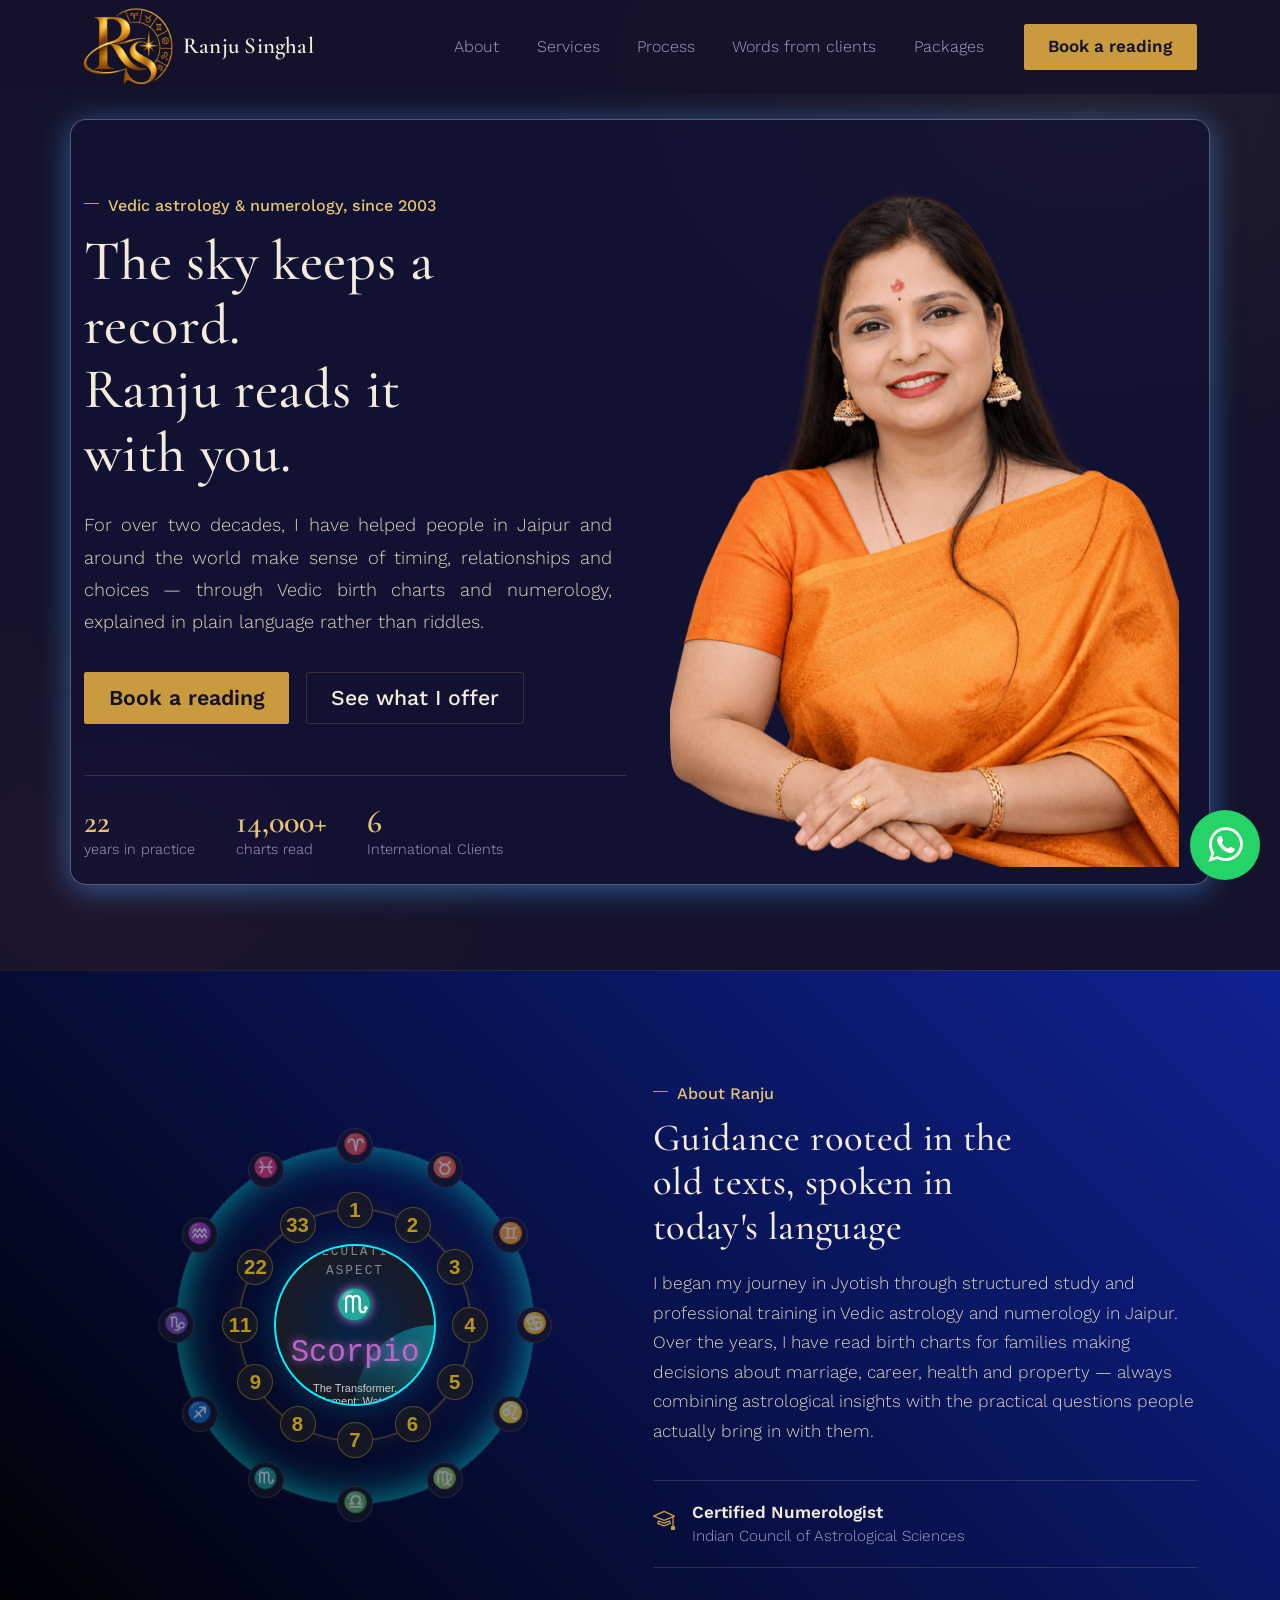
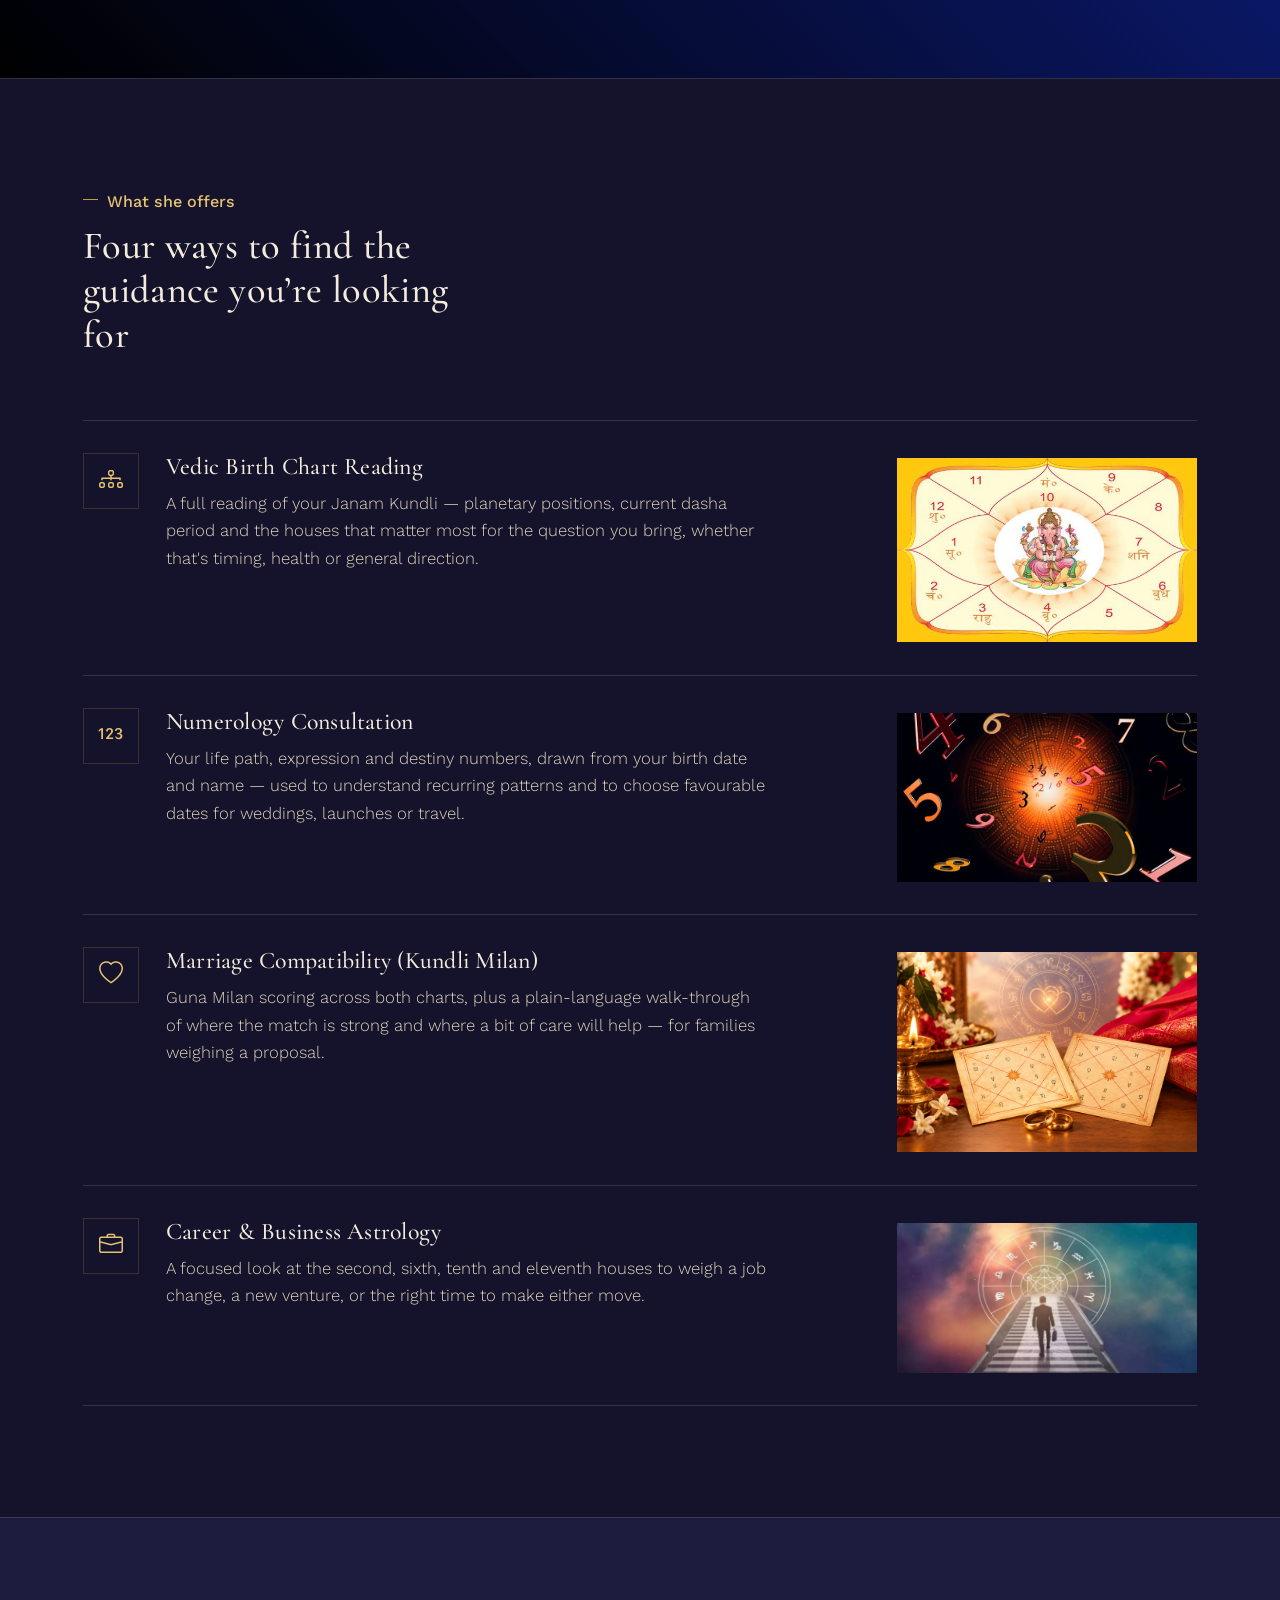
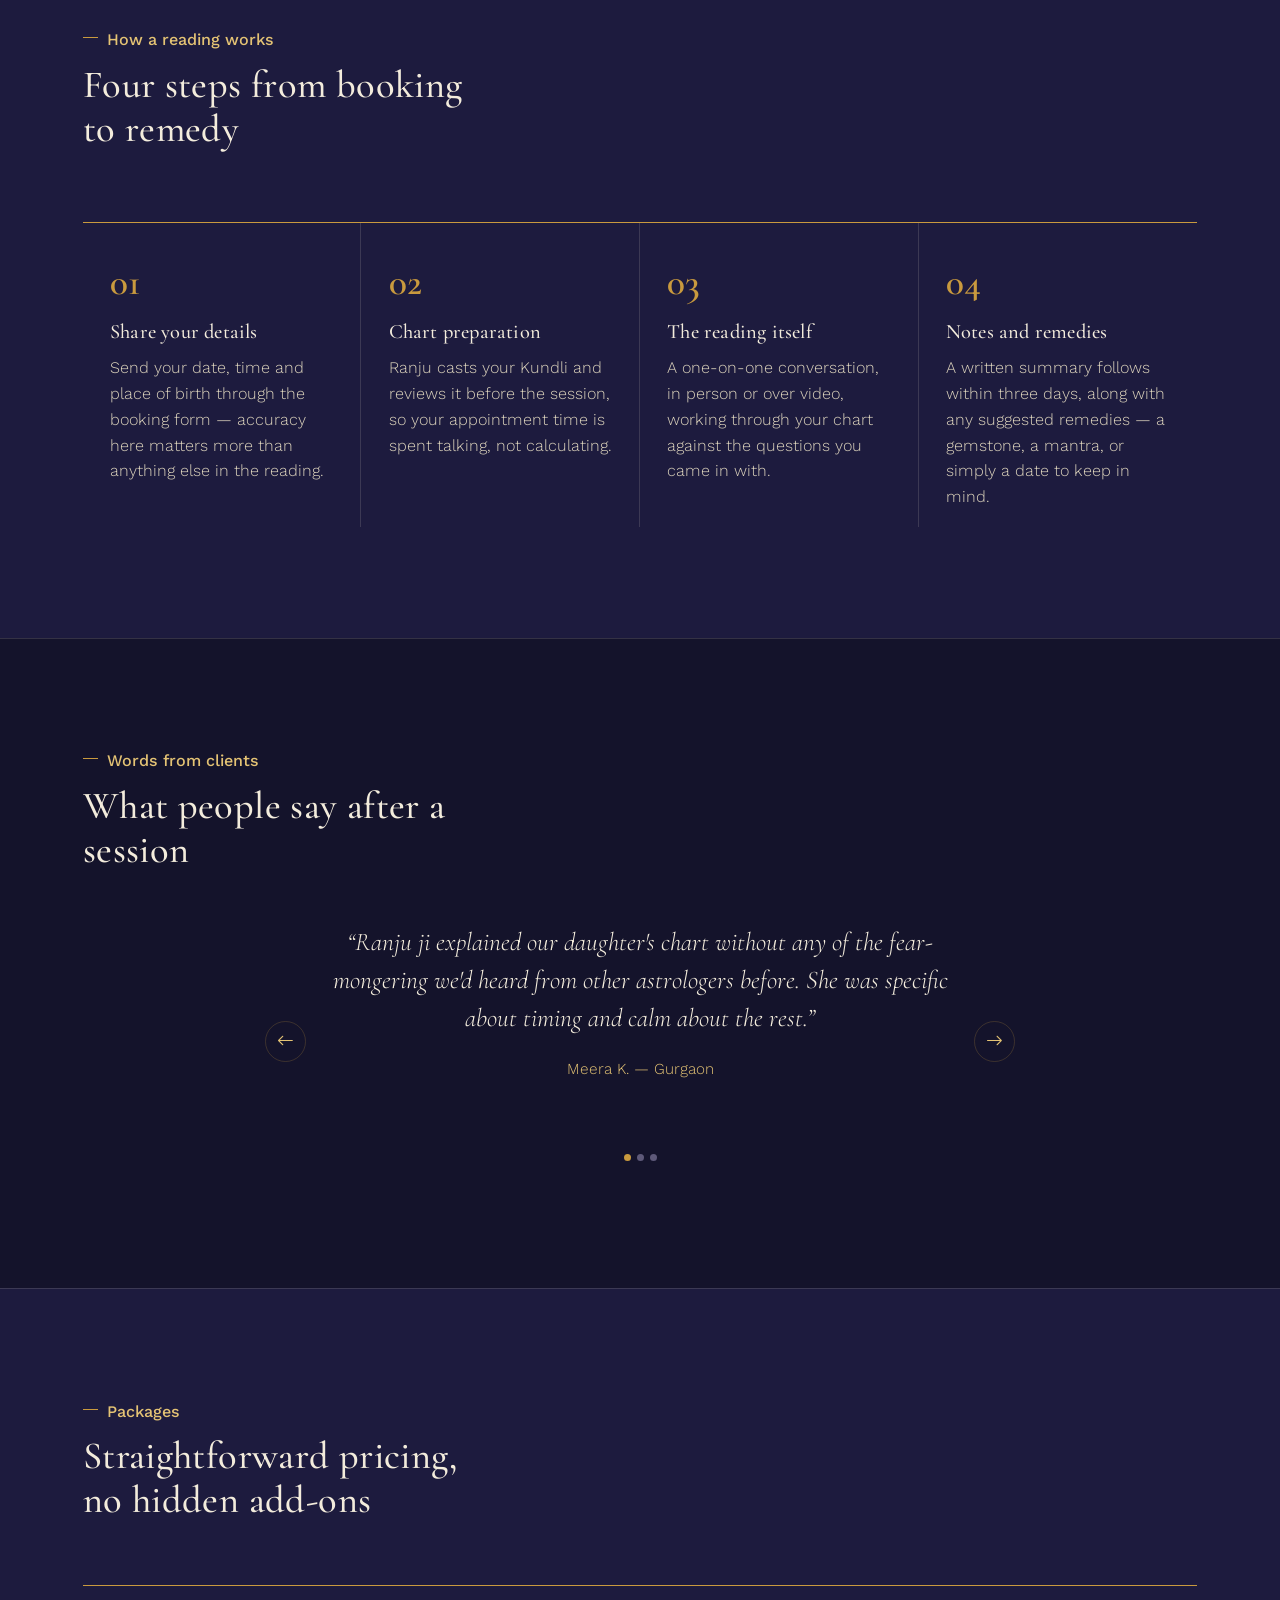
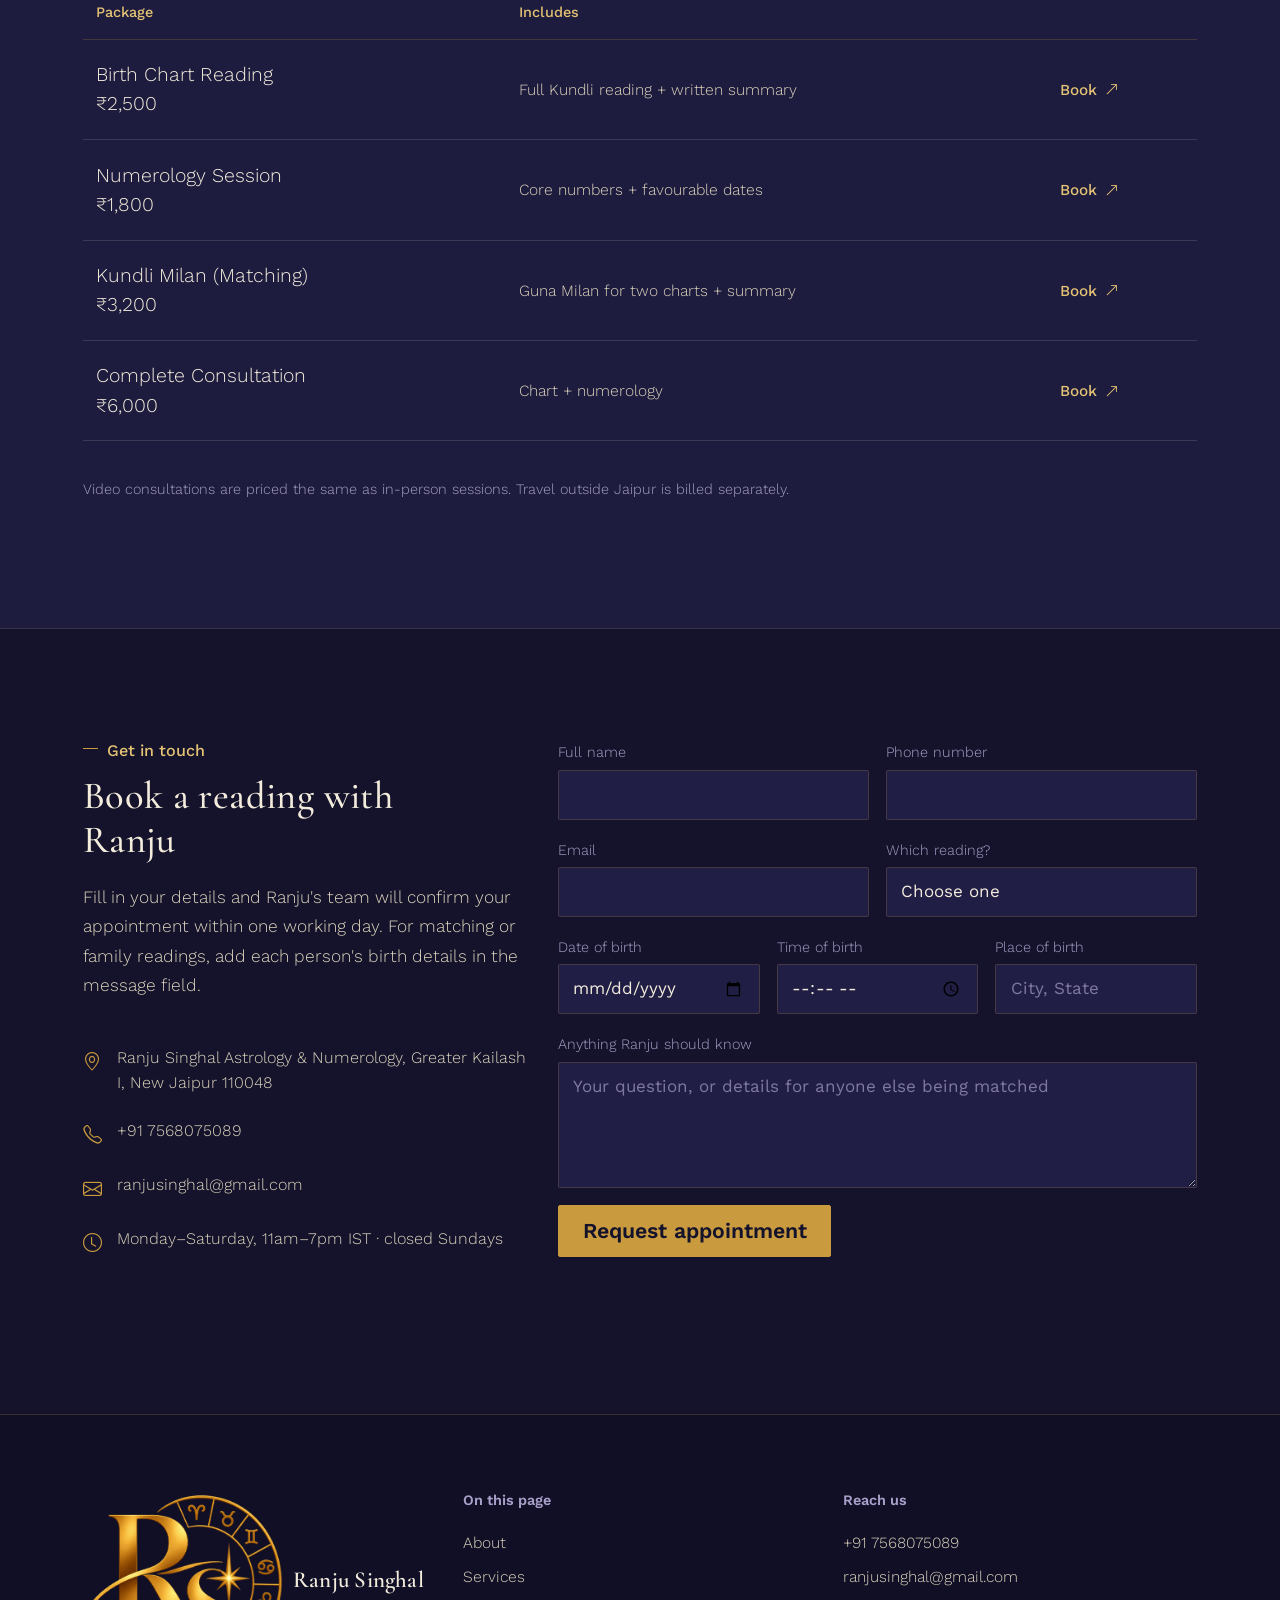
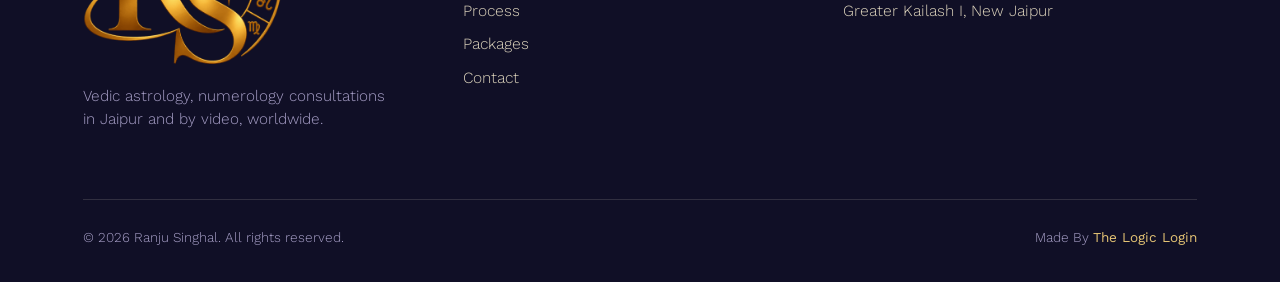
<file: index.html>
<!DOCTYPE html>
<html lang="en">

<head>
  <meta charset="UTF-8">
  <meta name="viewport" content="width=device-width, initial-scale=1.0">
  <title>Ranju Singhal — Vedic Astrology &amp; Numerology</title>
  <meta name="description"
    content="Ranju Singhal offers Vedic astrology, numerology consultations — birth chart readings, marriage matching, career guidance and personalised remedies.">

  <!-- Bootstrap 5 CSS -->
  <link href="https://cdn.jsdelivr.net/npm/bootstrap@5.3.3/dist/css/bootstrap.min.css" rel="stylesheet">
  <!-- Bootstrap Icons -->
  <link href="https://cdn.jsdelivr.net/npm/bootstrap-icons@1.11.3/font/bootstrap-icons.css" rel="stylesheet">
  <!-- Fonts -->
  <link rel="preconnect" href="https://fonts.googleapis.com">
  <link
    href="https://fonts.googleapis.com/css2?family=Cormorant+Garamond:ital,wght@0,400;0,500;0,600;1,400&family=Work+Sans:wght@300;400;500;600&display=swap"
    rel="stylesheet">

  <link rel="stylesheet" href="style.css">
  <link rel="stylesheet" href="https://cdnjs.cloudflare.com/ajax/libs/font-awesome/4.7.0/css/font-awesome.min.css">

</head>




<body>

  <!-- ================= NAVBAR ================= -->
  <nav class="navbar navbar-expand-lg fixed-top site-nav" id="siteNav">
    <div class="container">
      <a class="navbar-brand" href="#top">
        <span class="brand-mark" aria-hidden="true">
          <!-- <svg width="30" height="30" viewBox="0 0 40 40">
            <circle cx="20" cy="20" r="18" fill="none" stroke="currentColor" stroke-width="1.2" />
            <path d="M20 4 A16 16 0 0 0 20 36 A11 11 0 0 1 20 4Z" fill="currentColor" />
          </svg> -->
          <img src="logo.png" alt="" width="90px">
        </span>
        <span class="brand-text">Ranju Singhal</span>
      </a>
      <button class="navbar-toggler" type="button" data-bs-toggle="collapse" data-bs-target="#navMenu"
        aria-controls="navMenu" aria-expanded="false" aria-label="Toggle navigation">
        <span class="navbar-toggler-icon"></span>
      </button>
      <div class="collapse navbar-collapse" id="navMenu">
        <ul class="navbar-nav ms-auto align-items-lg-center gap-lg-2">
          <li class="nav-item"><a class="nav-link" href="#about">About</a></li>
          <li class="nav-item"><a class="nav-link" href="#services">Services</a></li>
          <li class="nav-item"><a class="nav-link" href="#process">Process</a></li>
          <li class="nav-item"><a class="nav-link" href="#testimonials">Words from clients</a></li>
          <li class="nav-item"><a class="nav-link" href="#packages">Packages</a></li>
          <li class="nav-item ms-lg-3">
            <a class="btn btn-book" href="#contact">Book a reading</a>
          </li>
        </ul>
      </div>
    </div>
  </nav>

  <!-- ================= HERO ================= -->
  <header class="hero" id="top">

    <video autoplay muted loop id="myVideo">

      <source src="planets.mp4" type="video/mp4">


    </video>


    <style>
      #myVideo {
        position: absolute;
        right: 0;
        bottom: 0;
        min-width: 100%;
        min-height: 100%;
      }
    </style>

    <div class="container" style="position: relative;">


      <div class="row align-items-center gy-5 glass"
        style="background: #11113794; background-repeat: no-repeat; background-position: center; background-size: cover;">
        <div class="col-lg-6 order-2 order-lg-1">
          <p class="kicker">Vedic astrology &amp; numerology, since 2003</p>
          <h1 class="hero-title">The sky keeps a record.<br>Ranju reads it with you.</h1>
          <p class="hero-sub">For over two decades, I have helped people in Jaipur and around the world make
            sense of timing, relationships and choices — through Vedic birth charts and numerology, explained in
            plain language rather than riddles.</p>
          <div class="hero-actions">
            <a href="#contact" class="btn btn-book btn-lg">Book a reading</a>
            <a href="#services" class="btn btn-ghost btn-lg">See what I offer</a>
          </div>
          <div class="hero-stats">
            <div>
              <span class="stat-num">22</span>
              <span class="stat-label">years in practice</span>
            </div>
            <div>
              <span class="stat-num">14,000+</span>
              <span class="stat-label">charts read</span>
            </div>
            <div>
              <span class="stat-num">6</span>
              <span class="stat-label">International Clients</span>
            </div>
          </div>
        </div>
        <div class="col-lg-6 order-1 order-lg-2">
          <div class="wheel-wrap">
            <!-- <svg class="chart-wheel" viewBox="0 0 480 480" role="img"
              aria-label="A twelve-house Vedic birth chart wheel">
              <g class="wheel-spin">
                <circle cx="240" cy="240" r="200" class="ring-outer" />
                <circle cx="240" cy="240" r="145" class="ring-mid" />
                <circle cx="240" cy="240" r="60" class="ring-inner" />
                <g class="spokes"></g>
                <g class="ticks"></g>
              </g>
              <g class="glyphs"></g>
              <circle cx="240" cy="240" r="4" class="center-dot" />
            </svg> -->
            <img src="ranju_singhal.png" alt="" style="width: 100%;">
          </div>
        </div>
      </div>
    </div>
  </header>

  <!-- ================= ABOUT ================= -->
  <section class="section about" id="about">
    <div class="container">
      <div class="row gy-5 align-items-center">
        <div class="col-lg-6">

          <!-- <img src="ranju_singhal.png" alt="" style="width: 100%;"> -->
          <div class="astrolabe-wrapper">
            <div class="astrolabe-container" id="astroContainer">

              <canvas id="laserCanvas"></canvas>

              <div class="ring ring-outer" id="zodiacRing">
                <!-- Zodiac signs injected by JS -->
              </div>

              <div class="ring ring-inner" id="numberRing">
                <!-- Numbers injected by JS -->
              </div>

              <div class="center-core">
                <div class="readout-title" id="readoutTitle">Aligning</div>
                <div class="readout-value" id="readoutValue">...</div>
                <div class="readout-desc" id="readoutDesc">Analyzing cosmic and numerical vibrations.</div>
              </div>

            </div>
          </div>

        </div>
        <div class="col-lg-6">
          <p class="kicker">About Ranju</p>
          <h2 class="section-title">Guidance rooted in the old texts, spoken in today's language</h2>
          <p class="lede">I began my journey in Jyotish through structured study and professional training in Vedic
            astrology and numerology in Jaipur. Over the years, I have read birth charts for families making decisions
            about marriage, career, health and property — always combining astrological insights with the practical
            questions people actually bring in with them.
          </p>
          <!-- <p class="lede">Her sessions run in Hindi or English, in person at her Jaipur practice or over video call for
            clients further away. She keeps every reading grounded in the chart in front of her rather than general
            predictions, and follows up in writing so nothing said in the room gets lost.</p> -->
          <ul class="credential-list">
            <!-- <li><i class="bi bi-award"></i>
              <div><strong>Jyotish Acharya</strong><span>Bharatiya Vidya Bhavan, Jaipur</span></div>
            </li> -->
            <li><i class="bi bi-mortarboard"></i>
              <div><strong>Certified Numerologist</strong><span>Indian Council of Astrological Sciences</span></div>
            </li>
            <!-- <li><i class="bi bi-translate"></i>
              <div><strong>Hindi, English, Punjabi</strong><span>consultations in all three</span></div>
            </li>
            <li><i class="bi bi-people"></i>
              <div><strong>14,000+ consultations</strong><span>since 2003</span></div>
            </li> -->
          </ul>
        </div>
      </div>
    </div>
  </section>

  <!-- ================= SERVICES ================= -->
  <section class="section services" id="services">
    <div class="container">
      <div class="row">
        <div class="col-lg-7">
          <p class="kicker">What she offers</p>
          <h2 class="section-title">Four ways to find the guidance you’re looking for</h2>
        </div>
      </div>

      <div class="service-list">

        <div class="service-row">
          <div class="service-icon"><i class="bi bi-diagram-3"></i></div>
          <div class="service-body">
            <h3>Vedic Birth Chart Reading</h3>
            <p>A full reading of your Janam Kundli — planetary positions, current dasha period and the houses that
              matter most for the question you bring, whether that's timing, health or general direction.</p>
          </div>
          <div class="service-meta">

            <img src="kundli_reading.jpeg" style="width: 300px;" alt="">

          </div>
        </div>

        <div class="service-row">
          <div class="service-icon"><i class="bi bi-123"></i></div>
          <div class="service-body">
            <h3>Numerology Consultation</h3>
            <p>Your life path, expression and destiny numbers, drawn from your birth date and name — used to understand
              recurring patterns and to choose favourable dates for weddings, launches or travel.</p>
          </div>
          <div class="service-meta">
            <img src="numerology.jpg" width="300px" alt="">
          </div>
        </div>

        <div class="service-row">
          <div class="service-icon"><i class="bi bi-heart"></i></div>
          <div class="service-body">
            <h3>Marriage Compatibility (Kundli Milan)</h3>
            <p>Guna Milan scoring across both charts, plus a plain-language walk-through of where the match is strong
              and where a bit of care will help — for families weighing a proposal.</p>
          </div>
          <div class="service-meta">
            <img src="kundli_milan.png" style="width: 300px;" alt="">
          </div>
        </div>

        <!-- <div class="service-row">
          <div class="service-icon"><i class="bi bi-hand-index-thumb"></i></div>
          <div class="service-body">
            <h3>Palm Reading</h3>
            <p>A traditional Hast Rekha reading of the major and minor lines, mounts and finger length — usually done
              alongside a birth chart reading for a fuller picture, but also offered on its own.</p>
          </div>
          <div class="service-meta">In person only · 30 min</div>
        </div> -->

        <!-- <div class="service-row">
          <div class="service-icon"><i class="bi bi-compass"></i></div>
          <div class="service-body">
            <h3>Vastu Shastra Consultation</h3>
            <p>A room-by-room review of a home or office against Vastu principles, with a short list of practical,
              low-cost changes — not a demand to rebuild.</p>
          </div>
          <div class="service-meta">Site visit or floor plan · 90 min</div>
        </div> -->

        <div class="service-row">
          <div class="service-icon"><i class="bi bi-briefcase"></i></div>
          <div class="service-body">
            <h3>Career &amp; Business Astrology</h3>
            <p>A focused look at the second, sixth, tenth and eleventh houses to weigh a job change, a new venture, or
              the right time to make either move.</p>
          </div>
          <div class="service-meta">
            <img src="career.jpeg" width="300px" alt="">
          </div>
        </div>

      </div>
    </div>
  </section>

  <!-- ================= PROCESS ================= -->
  <section class="section process" id="process">
    <div class="container">
      <div class="row">
        <div class="col-lg-7">
          <p class="kicker">How a reading works</p>
          <h2 class="section-title">Four steps from booking to remedy</h2>
        </div>
      </div>

      <div class="steps">
        <div class="step">
          <div class="step-num">01</div>
          <h3>Share your details</h3>
          <p>Send your date, time and place of birth through the booking form — accuracy here matters more than anything
            else in the reading.</p>
        </div>
        <div class="step">
          <div class="step-num">02</div>
          <h3>Chart preparation</h3>
          <p>Ranju casts your Kundli and reviews it before the session, so your appointment time is spent talking, not
            calculating.</p>
        </div>
        <div class="step">
          <div class="step-num">03</div>
          <h3>The reading itself</h3>
          <p>A one-on-one conversation, in person or over video, working through your chart against the questions you
            came in with.</p>
        </div>
        <div class="step">
          <div class="step-num">04</div>
          <h3>Notes and remedies</h3>
          <p>A written summary follows within three days, along with any suggested remedies — a gemstone, a mantra, or
            simply a date to keep in mind.</p>
        </div>
      </div>
    </div>
  </section>

  <!-- ================= TESTIMONIALS ================= -->
  <section class="section testimonials" id="testimonials">
    <div class="container">
      <p class="kicker">Words from clients</p>
      <h2 class="section-title">What people say after a session</h2>

      <div id="testimonialCarousel" class="carousel slide testimonial-carousel" data-bs-ride="carousel"
        data-bs-interval="7000">
        <div class="carousel-inner">
          <div class="carousel-item active">
            <blockquote>
              <p>Ranju ji explained our daughter's chart without any of the fear-mongering we'd heard from other
                astrologers before. She was specific about timing and calm about the rest.</p>
              <footer>Meera K. — Gurgaon</footer>
            </blockquote>
          </div>
          <div class="carousel-item">
            <blockquote>
              <p>We asked for a Kundli Milan before our engagement. The session was thorough and she was honest about
                the one area that needed attention, with a simple remedy rather than a reason to worry.</p>
              <footer>Arjun &amp; Priya S. — Jaipur</footer>
            </blockquote>
          </div>
          <div class="carousel-item">
            <blockquote>
              <p>I'd never taken numerology seriously until a friend insisted. Ranju's reading of my name and birth
                number matched patterns in my career I hadn't put into words myself.</p>
              <footer>Farhan A. — Mumbai (video consultation)</footer>
            </blockquote>
          </div>
        </div>
        <button class="carousel-control-prev" type="button" data-bs-target="#testimonialCarousel" data-bs-slide="prev">
          <span class="carousel-arrow"><i class="bi bi-arrow-left"></i></span>
          <span class="visually-hidden">Previous</span>
        </button>
        <button class="carousel-control-next" type="button" data-bs-target="#testimonialCarousel" data-bs-slide="next">
          <span class="carousel-arrow"><i class="bi bi-arrow-right"></i></span>
          <span class="visually-hidden">Next</span>
        </button>
        <div class="carousel-indicators">
          <button type="button" data-bs-target="#testimonialCarousel" data-bs-slide-to="0" class="active"
            aria-current="true" aria-label="Testimonial 1"></button>
          <button type="button" data-bs-target="#testimonialCarousel" data-bs-slide-to="1"
            aria-label="Testimonial 2"></button>
          <button type="button" data-bs-target="#testimonialCarousel" data-bs-slide-to="2"
            aria-label="Testimonial 3"></button>
        </div>
      </div>
    </div>
  </section>

  <!-- ================= PACKAGES ================= -->
  <section class="section packages" id="packages">
    <div class="container">
      <div class="row">
        <div class="col-lg-7">
          <p class="kicker">Packages</p>
          <h2 class="section-title">Straightforward pricing, no hidden add-ons</h2>
        </div>
      </div>

      <div class="table-responsive package-table-wrap">
        <table class="table package-table align-middle">
          <thead>
            <tr>
              <th scope="col">Package</th>
              <th scope="col">Includes</th>
              <!-- <th scope="col">Duration</th> -->
              <!-- <th scope="col">Fee</th> -->
              <th scope="col"></th>
            </tr>
          </thead>
          <tbody>
            <tr>
              <td>Birth Chart Reading <br> <span>₹2,500</span></td>
              <td>Full Kundli reading + written summary</td>
              <!-- <td>75 min</td> -->
              <!-- <td>₹2,500</td> -->
              <td><a href="#contact" class="link-book">Book <i class="bi bi-arrow-up-right"></i></a></td>
            </tr>
            <tr>
              <td>Numerology Session <br> <span>₹1,800</span></td>
              <td>Core numbers + favourable dates</td>
              <!-- <td>45 min</td> -->
              <!-- <td>₹1,800</td> -->
              <td><a href="#contact" class="link-book">Book <i class="bi bi-arrow-up-right"></i></a></td>
            </tr>
            <tr>
              <td>Kundli Milan (Matching) <br> <span>₹3,200</span> </td>
              <td>Guna Milan for two charts + summary</td>
              <!-- <td>60 min</td> -->
              <!-- <td>₹3,200</td> -->
              <td><a href="#contact" class="link-book">Book <i class="bi bi-arrow-up-right"></i></a></td>
            </tr>
            <tr>
              <td>Complete Consultation <br><span>₹6,000</span></td>
              <td>Chart + numerology</td>
              <!-- <td>2.5 hrs</td> -->
              <!-- <td>₹6,000</td> -->
              <td><a href="#contact" class="link-book">Book <i class="bi bi-arrow-up-right"></i></a></td>
            </tr>
            
          </tbody>
        </table>
      </div>
      <p class="package-note">Video consultations are priced the same as in-person sessions. Travel outside Jaipur is
        billed separately.</p>
    </div>
  </section>

  <!-- ================= CONTACT ================= -->
  <section class="section contact" id="contact">
    <div class="container">
      <div class="row gy-5">
        <div class="col-lg-5">
          <p class="kicker">Get in touch</p>
          <h2 class="section-title">Book a reading with Ranju</h2>
          <p class="lede">Fill in your details and Ranju's team will confirm your appointment within one working day.
            For matching or family readings, add each person's birth details in the message field.</p>

          <ul class="contact-info">
            <li><i class="bi bi-geo-alt"></i><span>Ranju Singhal Astrology & Numerology, Greater Kailash I, New Jaipur
                110048</span></li>
            <li><i class="bi bi-telephone"></i><span>+91 7568075089</span></li>
            <li><i class="bi bi-envelope"></i><span>ranjusinghal@gmail.com</span></li>
            <li><i class="bi bi-clock"></i><span>Monday–Saturday, 11am–7pm IST · closed Sundays</span></li>
          </ul>

          <!-- <div class="social-row">
            <a href="#" aria-label="Instagram"><i class="bi bi-instagram"></i></a>
            <a href="#" aria-label="YouTube"><i class="bi bi-youtube"></i></a>
            <a href="https://wa.me/917568075089" target="_blank" aria-label="WhatsApp"><i class="bi bi-whatsapp"></i></a>
          </div> -->
        </div>

        <div class="col-lg-7">
          <form class="booking-form needs-validation" id="bookingForm" novalidate>
            <div class="row g-3">
              <div class="col-md-6">
                <label for="fullName" class="form-label">Full name</label>
                <input type="text" class="form-control" id="fullName" required>
                <div class="invalid-feedback">Please tell us your name.</div>
              </div>
              <div class="col-md-6">
                <label for="phone" class="form-label">Phone number</label>
                <input type="tel" class="form-control" id="phone" required>
                <div class="invalid-feedback">Please add a phone number.</div>
              </div>
              <div class="col-md-6">
                <label for="email" class="form-label">Email</label>
                <input type="email" class="form-control" id="email" required>
                <div class="invalid-feedback">Please enter a valid email.</div>
              </div>
              <div class="col-md-6">
                <label for="service" class="form-label">Which reading?</label>
                <select class="form-select" id="service" required>
                  <option value="" selected disabled>Choose one</option>
                  <option>Vedic Birth Chart Reading</option>
                  <option>Numerology Consultation</option>
                  <option>Marriage Compatibility (Kundli Milan)</option>
                  <!-- <option>Palm Reading</option> -->
                  <!-- <option>Vastu Shastra Consultation</option> -->
                  <option>Career &amp; Business Astrology</option>
                </select>
                <div class="invalid-feedback">Please choose a reading.</div>
              </div>
              <div class="col-md-4">
                <label for="dob" class="form-label">Date of birth</label>
                <input type="date" class="form-control" id="dob" required>
                <div class="invalid-feedback">Required for chart preparation.</div>
              </div>
              <div class="col-md-4">
                <label for="tob" class="form-label">Time of birth</label>
                <input type="time" class="form-control" id="tob" required>
              </div>
              <div class="col-md-4">
                <label for="pob" class="form-label">Place of birth</label>
                <input type="text" class="form-control" id="pob" placeholder="City, State" required>
              </div>
              <div class="col-12">
                <label for="message" class="form-label">Anything Ranju should know</label>
                <textarea class="form-control" id="message" rows="4"
                  placeholder="Your question, or details for anyone else being matched"></textarea>
              </div>
              <div class="col-12">
                <button class="btn btn-book btn-lg" type="submit">Request appointment</button>
                <span class="form-status" id="formStatus" role="status" aria-live="polite"></span>
              </div>
            </div>
          </form>
        </div>
      </div>
    </div>
  </section>

  <!-- ================= FOOTER ================= -->
  <footer class="site-footer">
    <div class="container">
      <div class="row gy-4 align-items-start">
        <div class="col-lg-4">
          <a class="navbar-brand" href="#top">
            <span class="brand-mark" aria-hidden="true">
              <!-- <svg width="26" height="26" viewBox="0 0 40 40">
                <circle cx="20" cy="20" r="18" fill="none" stroke="currentColor" stroke-width="1.2" />
                <path d="M20 4 A16 16 0 0 0 20 36 A11 11 0 0 1 20 4Z" fill="currentColor" />
              </svg> -->
              <img src="logo.png" alt="" width="200">
            </span>
            <span class="brand-text">Ranju Singhal</span>
          </a>
          <p class="footer-note">Vedic astrology, numerology consultations in Jaipur and by video,
            worldwide.</p>
        </div>
        <div class="col-lg-4">
          <h4>On this page</h4>
          <ul class="footer-links">
            <li><a href="#about">About</a></li>
            <li><a href="#services">Services</a></li>
            <li><a href="#process">Process</a></li>
            <li><a href="#packages">Packages</a></li>
            <li><a href="#contact">Contact</a></li>
          </ul>
        </div>
        <div class="col-lg-4">
          <h4>Reach us</h4>
          <ul class="footer-links">
            <li>+91 7568075089</li>
            <li>ranjusinghal@gmail.com</li>
            <li>Greater Kailash I, New Jaipur</li>
          </ul>
        </div>
      </div>
      <div class="footer-bottom">
        <span>&copy; <span id="year"></span> Ranju Singhal. All rights reserved.</span>
        <span>Made By <strong><a href="http://thelogiclogin.com" target="_blank">The Logic Login</a></strong></span>
      </div>
    </div>

    <a href="https://wa.me/917568075089" target="_blank" class="btn-whatsapp-pulse">
      <i class="fa fa-whatsapp"></i>
    </a>
  </footer>

  <!-- Bootstrap JS -->
  <script src="https://cdn.jsdelivr.net/npm/bootstrap@5.3.3/dist/js/bootstrap.bundle.min.js"></script>
  <script src="script.js"></script>
  <script>
    document.addEventListener('DOMContentLoaded', () => {
      const zodiacData = [
        { symbol: '♈', name: 'Aries', color: '#ff4d4d', desc: 'The Pioneer. Element: Fire.' },
        { symbol: '♉', name: 'Taurus', color: '#4caf50', desc: 'The Builder. Element: Earth.' },
        { symbol: '♊', name: 'Gemini', color: '#ffd54f', desc: 'The Communicator. Element: Air.' },
        { symbol: '♋', name: 'Cancer', color: '#64b5f6', desc: 'The Nurturer. Element: Water.' },
        { symbol: '♌', name: 'Leo', color: '#ff9800', desc: 'The Leader. Element: Fire.' },
        { symbol: '♍', name: 'Virgo', color: '#81c784', desc: 'The Analyst. Element: Earth.' },
        { symbol: '♎', name: 'Libra', color: '#fff176', desc: 'The Diplomat. Element: Air.' },
        { symbol: '♏', name: 'Scorpio', color: '#ba68c8', desc: 'The Transformer. Element: Water.' },
        { symbol: '♐', name: 'Sagittarius', color: '#ff8a65', desc: 'The Explorer. Element: Fire.' },
        { symbol: '♑', name: 'Capricorn', color: '#a1887f', desc: 'The Achiever. Element: Earth.' },
        { symbol: '♒', name: 'Aquarius', color: '#4dd0e1', desc: 'The Visionary. Element: Air.' },
        { symbol: '♓', name: 'Pisces', color: '#90caf9', desc: 'The Dreamer. Element: Water.' }
      ];

      const numerologyData = [
        { num: '1', name: 'One', desc: 'Independence, Innovation, Leadership.' },
        { num: '2', name: 'Two', desc: 'Harmony, Partnership, Intuition.' },
        { num: '3', name: 'Three', desc: 'Creativity, Expression, Joy.' },
        { num: '4', name: 'Four', desc: 'Structure, Stability, Foundation.' },
        { num: '5', name: 'Five', desc: 'Freedom, Change, Adventure.' },
        { num: '6', name: 'Six', desc: 'Nurturing, Healing, Responsibility.' },
        { num: '7', name: 'Seven', desc: 'Analysis, Spirituality, Wisdom.' },
        { num: '8', name: 'Eight', desc: 'Abundance, Power, Karma.' },
        { num: '9', name: 'Nine', desc: 'Humanitarianism, Completion.' },
        { num: '11', name: 'Eleven', desc: 'Master Number: Illumination.' },
        { num: '22', name: 'Twenty-Two', desc: 'Master Number: Master Builder.' },
        { num: '33', name: 'Thirty-Three', desc: 'Master Number: Master Teacher.' }
      ];

      const zodiacRing = document.getElementById('zodiacRing');
      const numberRing = document.getElementById('numberRing');
      const container = document.getElementById('astroContainer');
      const rTitle = document.getElementById('readoutTitle');
      const rValue = document.getElementById('readoutValue');
      const rDesc = document.getElementById('readoutDesc');
      const canvas = document.getElementById('laserCanvas');
      const ctx = canvas.getContext('2d');

      let autoCycleInterval;
      let isHovering = false;

      function resizeCanvas() {
        canvas.width = container.clientWidth;
        canvas.height = container.clientHeight;
      }
      window.addEventListener('resize', resizeCanvas);
      resizeCanvas();

      function drawLineToCenter(nodeEl, color) {
        ctx.clearRect(0, 0, canvas.width, canvas.height);

        // Get container rect to calculate relative center
        const containerRect = container.getBoundingClientRect();
        const centerX = containerRect.width / 2;
        const centerY = containerRect.height / 2;

        // Get node rect to calculate its current absolute center
        const nodeRect = nodeEl.getBoundingClientRect();
        const nodeX = nodeRect.left - containerRect.left + (nodeRect.width / 2);
        const nodeY = nodeRect.top - containerRect.top + (nodeRect.height / 2);

        ctx.beginPath();
        ctx.moveTo(nodeX, nodeY);
        ctx.lineTo(centerX, centerY);
        ctx.strokeStyle = color;
        ctx.lineWidth = 2;
        ctx.setLineDash([5, 5]); // Dashed laser line
        ctx.stroke();

        // Draw glowing dot at node connection point
        ctx.beginPath();
        ctx.arc(nodeX, nodeY, 4, 0, Math.PI * 2);
        ctx.fillStyle = color;
        ctx.fill();
      }

      function clearLine() {
        ctx.clearRect(0, 0, canvas.width, canvas.height);
      }

      function generateNodes(data, parentElement, radiusPct, cssClass, isCounterClockwise) {
        const count = data.length;
        data.forEach((item, index) => {
          const angle = (index * (360 / count) - 90) * (Math.PI / 180);
          // Use percentages for positioning so it scales with container
          const x = 50 + (radiusPct * Math.cos(angle));
          const y = 50 + (radiusPct * Math.sin(angle));

          const node = document.createElement('div');
          node.className = `node ${cssClass}`;
          node.innerHTML = item.symbol || item.num;
          node.style.left = `${x}%`;
          node.style.top = `${y}%`;

          if (item.color) {
            node.style.setProperty('#00f0ff', item.color); // override for zodiac
          }

          // Hover Events
          node.addEventListener('mouseenter', () => {
            isHovering = true;
            container.classList.add('paused');
            clearInterval(autoCycleInterval);

            const displayColor = item.color || '#e2b714';

            rTitle.textContent = item.symbol ? 'Zodiac Sign' : 'Numerology';
            rValue.textContent = item.name;
            rValue.style.color = displayColor;
            rValue.style.textShadow = `0 0 10px ${displayColor}`;
            rDesc.textContent = item.desc;

            // Animation frame delay ensures DOM bounds are updated before drawing
            requestAnimationFrame(() => {
              drawLineToCenter(node, displayColor);
            });
          });

          node.addEventListener('mouseleave', () => {
            isHovering = false;
            container.classList.remove('paused');
            clearLine();
            rValue.style.color = '#fff';
            rValue.style.textShadow = '0 0 8px #00f0ff';
            startAutoCycle();
          });

          parentElement.appendChild(node);
        });
      }

      // Outer ring radius is ~50%, but we use 50 inside the 100% container calculation
      generateNodes(zodiacData, zodiacRing, 50, 'node-zodiac');
      // Inner ring is 65% of the outer, so radius is ~32.5% relative to the main container
      generateNodes(numerologyData, numberRing, 50, 'node-number');

      function updateCenterRandomly() {
        if (isHovering) return;

        const useZodiac = Math.random() > 0.5;
        let data, type, color;

        if (useZodiac) {
          const idx = Math.floor(Math.random() * zodiacData.length);
          data = zodiacData[idx];
          type = "Calculating Aspect";
          color = data.color;
          rValue.innerHTML = `${data.symbol} ${data.name}`;
        } else {
          const idx = Math.floor(Math.random() * numerologyData.length);
          data = numerologyData[idx];
          type = "Path Vibration";
          color = '#e2b714';
          rValue.innerHTML = `${data.num} : ${data.name}`;
        }

        rTitle.textContent = type;
        rValue.style.color = color;
        rValue.style.textShadow = `0 0 8px ${color}`;
        rDesc.textContent = data.desc;
      }

      function startAutoCycle() {
        // Initial update
        updateCenterRandomly();
        // Cycle every 3 seconds to simulate computing data
        autoCycleInterval = setInterval(updateCenterRandomly, 3000);
      }

      startAutoCycle();
    });
  </script>

  <script>
    document.getElementById("bookingForm").addEventListener("submit", function (e) {
      e.preventDefault();

      // Bootstrap validation
      if (!this.checkValidity()) {
        e.stopPropagation();
        this.classList.add("was-validated");
        return;
      }

      // Get form values
      const fullName = document.getElementById("fullName").value.trim();
      const phone = document.getElementById("phone").value.trim();
      const email = document.getElementById("email").value.trim();
      const service = document.getElementById("service").value;
      const dob = document.getElementById("dob").value;
      const tob = document.getElementById("tob").value || "Not provided";
      const pob = document.getElementById("pob").value.trim() || "Not provided";
      const message = document.getElementById("message").value.trim() || "No additional message";

      // WhatsApp number - replace with actual number
      const whatsappNumber = "917568075089";

      // Create WhatsApp message
      const whatsappMessage =
        `*New Appointment Request*

*Full Name:* ${fullName}
*Phone:* ${phone}
*Email:* ${email}

*Reading:* ${service}

*Date of Birth:* ${dob}
*Time of Birth:* ${tob}
*Place of Birth:* ${pob}

*Additional Information:*
${message}`;

      // Encode message for URL
      const encodedMessage = encodeURIComponent(whatsappMessage);

      // WhatsApp URL
      const whatsappURL = `https://wa.me/${whatsappNumber}?text=${encodedMessage}`;

      // Open WhatsApp
      window.open(whatsappURL, "_blank");

      // Optional status message
      document.getElementById("formStatus").textContent = "Opening WhatsApp...";

      // Optional: reset form
      this.reset();
      this.classList.remove("was-validated");
    });
  </script>

  <script>
document.addEventListener('contextmenu', function (e) {
    e.preventDefault();
});

document.addEventListener('keydown', function (e) {

    // F12
    if (e.key === 'F12') {
        e.preventDefault();
    }

    // Ctrl + Shift + I / J
    if (
        e.ctrlKey &&
        e.shiftKey &&
        ['i', 'j'].includes(e.key.toLowerCase())
    ) {
        e.preventDefault();
    }

    // Ctrl + U
    if (e.ctrlKey && e.key.toLowerCase() === 'u') {
        e.preventDefault();
    }
});
</script>
</body>

</html>
</file>
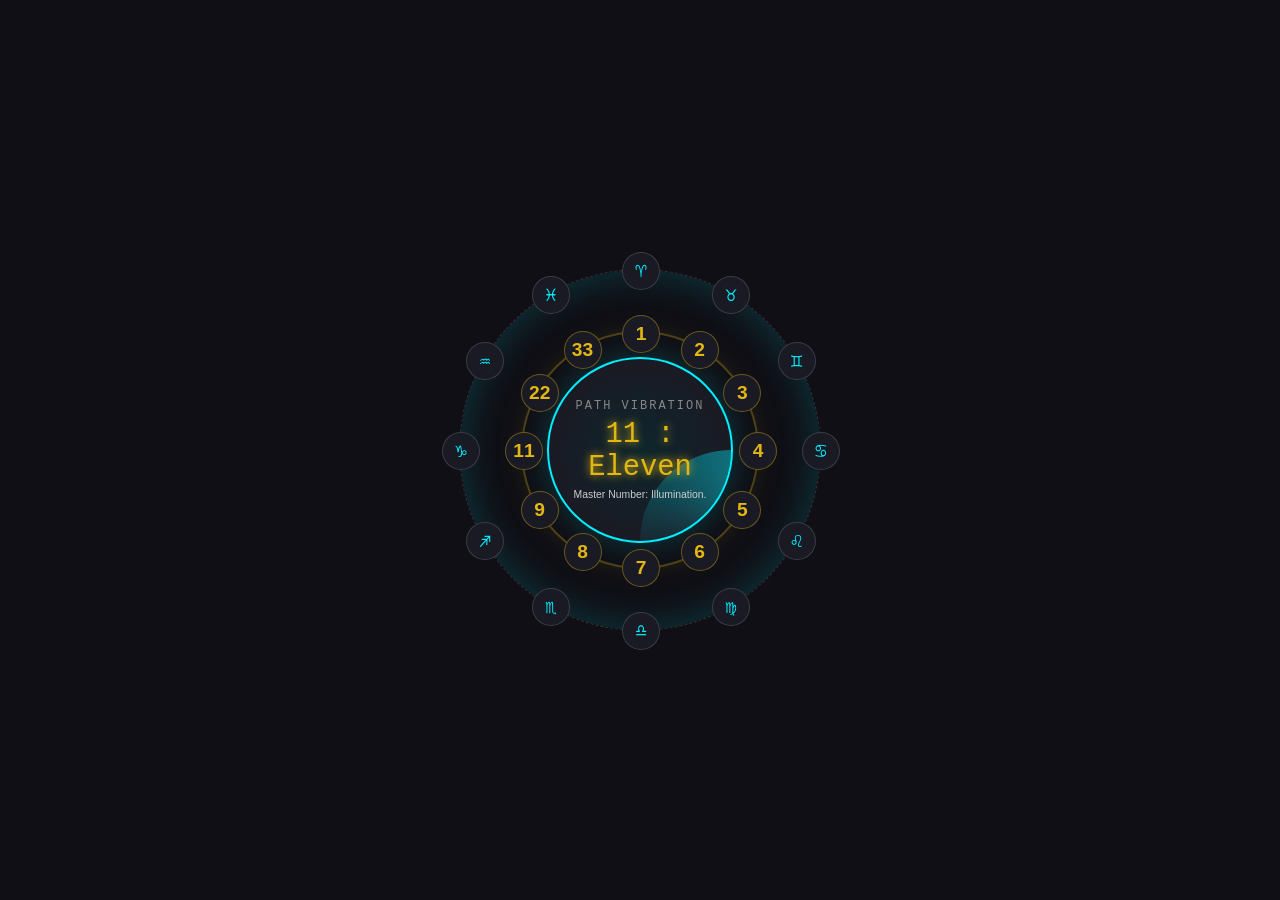
<file: animation.html>
<!DOCTYPE html>
<html lang="en">
<head>
    <meta charset="UTF-8">
    <meta name="viewport" content="width=device-width, initial-scale=1.0">
    <title>Cosmic Astrolabe Element</title>
    <style>
     

        /* Container designed to fit gracefully within any column (like col-6) */
        .astrolabe-wrapper {
            position: relative;
            width: 100%;
            min-height: 450px;
            display: flex;
            justify-content: center;
            align-items: center;
            font-family: 'Courier New', Courier, monospace; /* Tech/Calculation feel */
            background-color: transparent;
            overflow: hidden;
            padding: 1rem;
            box-sizing: border-box;
        }

        .astrolabe-container {
            position: relative;
            width: 360px;
            height: 360px;
            max-width: 100%;
            aspect-ratio: 1 / 1;
            display: flex;
            justify-content: center;
            align-items: center;
            border-radius: 50%;
        }

        .ring {
            position: absolute;
            border-radius: 50%;
            border: 1px solid rgba(255, 255, 255, 0.15);
            display: flex;
            justify-content: center;
            align-items: center;
            transition: all 0.5s ease;
        }

        /* Outer Zodiac Ring */
        .ring-outer {
            width: 100%;
            height: 100%;
            border-style: dashed;
            animation: spin-clockwise 40s linear infinite;
            box-shadow: 0 0 40px inset rgba(0, 240, 255, 0.2);
        }

        /* Inner Numerology Ring */
        .ring-inner {
            width: 65%;
            height: 65%;
            border: 2px solid rgba(226, 183, 20, 0.3);
            animation: spin-counter-clockwise 30s linear infinite;
            box-shadow: 0 0 20px rgba(226, 183, 20, 0.1);
        }

        .node {
            position: absolute;
            width: 36px;
            height: 36px;
            margin-top: -18px;
            margin-left: -18px;
            display: flex;
            justify-content: center;
            align-items: center;
            background: #1a1a24;
            border: 1px solid rgba(255, 255, 255, 0.15);
            border-radius: 50%;
            font-size: 1.2rem;
            font-weight: bold;
            cursor: pointer;
            transition: transform 0.3s ease, box-shadow 0.3s ease, color 0.3s ease, border-color 0.3s ease;
            z-index: 10;
        }

        /* Keep nodes upright while their parent ring rotates */
        .node-zodiac {
            color: #00f0ff;
            animation: counter-spin-clockwise 40s linear infinite;
        }

        .node-number {
            color: #e2b714;
            font-family: sans-serif;
            animation: counter-spin-counter-clockwise 30s linear infinite;
            border-color: rgba(226, 183, 20, 0.4);
        }

        .node:hover {
            transform: scale(1.4);
            z-index: 20;
            box-shadow: 0 0 15px currentColor;
            border-color: currentColor;
            background: #000;
        }

        .center-core {
            position: absolute;
            width: 45%;
            height: 45%;
            border-radius: 50%;
            background: radial-gradient(circle, rgba(0,240,255,0.1) 0%, rgba(26,26,36,1) 70%);
            border: 2px solid #00f0ff;
            z-index: 5;
            display: flex;
            flex-direction: column;
            justify-content: center;
            align-items: center;
            text-align: center;
            padding: 10px;
            box-shadow: 0 0 30px rgba(0, 240, 255, 0.2);
            overflow: hidden;
        }

        /* Radar sweep effect */
        .center-core::before {
            content: '';
            position: absolute;
            top: 50%;
            left: 50%;
            width: 100%;
            height: 100%;
            background: conic-gradient(from 0deg, transparent 70%, rgba(0, 240, 255, 0.4) 100%);
            transform-origin: 0 0;
            animation: spin-clockwise 4s linear infinite;
            pointer-events: none;
            border-radius: 50%;
        }

        .readout-title {
            font-size: 0.75rem;
            text-transform: uppercase;
            color: #888;
            letter-spacing: 2px;
            margin-bottom: 5px;
            z-index: 2;
        }

        .readout-value {
            font-size: 1.8rem;
            color: #fff;
            text-shadow: 0 0 8px #00f0ff;
            margin: 0;
            z-index: 2;
            transition: color 0.3s ease;
        }

        .readout-desc {
            font-size: 0.65rem;
            color: #ccc;
            margin-top: 5px;
            line-height: 1.2;
            z-index: 2;
            font-family: sans-serif;
            max-width: 90%;
        }

        @keyframes spin-clockwise {
            100% { transform: rotate(360deg); }
        }
        @keyframes spin-counter-clockwise {
            100% { transform: rotate(-360deg); }
        }
        @keyframes counter-spin-clockwise {
            100% { transform: rotate(-360deg); }
        }
        @keyframes counter-spin-counter-clockwise {
            100% { transform: rotate(360deg); }
        }

        /* Pause rings on hover */
        .astrolabe-container.paused .ring-outer,
        .astrolabe-container.paused .ring-inner,
        .astrolabe-container.paused .node-zodiac,
        .astrolabe-container.paused .node-number,
        .astrolabe-container.paused .center-core::before {
            animation-play-state: paused !important;
        }

        /* Connecting laser line canvas */
        #laserCanvas {
            position: absolute;
            top: 0;
            left: 0;
            width: 100%;
            height: 100%;
            pointer-events: none;
            z-index: 4;
        }
    </style>
</head>
<body style="background-color: #0f0f15; display: flex; justify-content: center; align-items: center; height: 100vh; margin: 0;">

    <!-- COPY THIS WRAPPER INTO YOUR col-6 -->
    <div class="astrolabe-wrapper">
        <div class="astrolabe-container" id="astroContainer">
            
            <canvas id="laserCanvas"></canvas>

            <div class="ring ring-outer" id="zodiacRing">
                <!-- Zodiac signs injected by JS -->
            </div>

            <div class="ring ring-inner" id="numberRing">
                <!-- Numbers injected by JS -->
            </div>

            <div class="center-core">
                <div class="readout-title" id="readoutTitle">Aligning</div>
                <div class="readout-value" id="readoutValue">...</div>
                <div class="readout-desc" id="readoutDesc">Analyzing cosmic and numerical vibrations.</div>
            </div>

        </div>
    </div>
    <!-- END COPY -->

    <script>
        document.addEventListener('DOMContentLoaded', () => {
            const zodiacData = [
                { symbol: '♈', name: 'Aries', color: '#ff4d4d', desc: 'The Pioneer. Element: Fire.' },
                { symbol: '♉', name: 'Taurus', color: '#4caf50', desc: 'The Builder. Element: Earth.' },
                { symbol: '♊', name: 'Gemini', color: '#ffd54f', desc: 'The Communicator. Element: Air.' },
                { symbol: '♋', name: 'Cancer', color: '#64b5f6', desc: 'The Nurturer. Element: Water.' },
                { symbol: '♌', name: 'Leo', color: '#ff9800', desc: 'The Leader. Element: Fire.' },
                { symbol: '♍', name: 'Virgo', color: '#81c784', desc: 'The Analyst. Element: Earth.' },
                { symbol: '♎', name: 'Libra', color: '#fff176', desc: 'The Diplomat. Element: Air.' },
                { symbol: '♏', name: 'Scorpio', color: '#ba68c8', desc: 'The Transformer. Element: Water.' },
                { symbol: '♐', name: 'Sagittarius', color: '#ff8a65', desc: 'The Explorer. Element: Fire.' },
                { symbol: '♑', name: 'Capricorn', color: '#a1887f', desc: 'The Achiever. Element: Earth.' },
                { symbol: '♒', name: 'Aquarius', color: '#4dd0e1', desc: 'The Visionary. Element: Air.' },
                { symbol: '♓', name: 'Pisces', color: '#90caf9', desc: 'The Dreamer. Element: Water.' }
            ];

            const numerologyData = [
                { num: '1', name: 'One', desc: 'Independence, Innovation, Leadership.' },
                { num: '2', name: 'Two', desc: 'Harmony, Partnership, Intuition.' },
                { num: '3', name: 'Three', desc: 'Creativity, Expression, Joy.' },
                { num: '4', name: 'Four', desc: 'Structure, Stability, Foundation.' },
                { num: '5', name: 'Five', desc: 'Freedom, Change, Adventure.' },
                { num: '6', name: 'Six', desc: 'Nurturing, Healing, Responsibility.' },
                { num: '7', name: 'Seven', desc: 'Analysis, Spirituality, Wisdom.' },
                { num: '8', name: 'Eight', desc: 'Abundance, Power, Karma.' },
                { num: '9', name: 'Nine', desc: 'Humanitarianism, Completion.' },
                { num: '11', name: 'Eleven', desc: 'Master Number: Illumination.' },
                { num: '22', name: 'Twenty-Two', desc: 'Master Number: Master Builder.' },
                { num: '33', name: 'Thirty-Three', desc: 'Master Number: Master Teacher.' }
            ];

            const zodiacRing = document.getElementById('zodiacRing');
            const numberRing = document.getElementById('numberRing');
            const container = document.getElementById('astroContainer');
            const rTitle = document.getElementById('readoutTitle');
            const rValue = document.getElementById('readoutValue');
            const rDesc = document.getElementById('readoutDesc');
            const canvas = document.getElementById('laserCanvas');
            const ctx = canvas.getContext('2d');
            
            let autoCycleInterval;
            let isHovering = false;

            function resizeCanvas() {
                canvas.width = container.clientWidth;
                canvas.height = container.clientHeight;
            }
            window.addEventListener('resize', resizeCanvas);
            resizeCanvas();

            function drawLineToCenter(nodeEl, color) {
                ctx.clearRect(0, 0, canvas.width, canvas.height);
                
                // Get container rect to calculate relative center
                const containerRect = container.getBoundingClientRect();
                const centerX = containerRect.width / 2;
                const centerY = containerRect.height / 2;

                // Get node rect to calculate its current absolute center
                const nodeRect = nodeEl.getBoundingClientRect();
                const nodeX = nodeRect.left - containerRect.left + (nodeRect.width / 2);
                const nodeY = nodeRect.top - containerRect.top + (nodeRect.height / 2);

                ctx.beginPath();
                ctx.moveTo(nodeX, nodeY);
                ctx.lineTo(centerX, centerY);
                ctx.strokeStyle = color;
                ctx.lineWidth = 2;
                ctx.setLineDash([5, 5]); // Dashed laser line
                ctx.stroke();

                // Draw glowing dot at node connection point
                ctx.beginPath();
                ctx.arc(nodeX, nodeY, 4, 0, Math.PI * 2);
                ctx.fillStyle = color;
                ctx.fill();
            }

            function clearLine() {
                ctx.clearRect(0, 0, canvas.width, canvas.height);
            }

            function generateNodes(data, parentElement, radiusPct, cssClass, isCounterClockwise) {
                const count = data.length;
                data.forEach((item, index) => {
                    const angle = (index * (360 / count) - 90) * (Math.PI / 180);
                    // Use percentages for positioning so it scales with container
                    const x = 50 + (radiusPct * Math.cos(angle));
                    const y = 50 + (radiusPct * Math.sin(angle));

                    const node = document.createElement('div');
                    node.className = `node ${cssClass}`;
                    node.innerHTML = item.symbol || item.num;
                    node.style.left = `${x}%`;
                    node.style.top = `${y}%`;

                    if (item.color) {
                        node.style.setProperty('#00f0ff', item.color); // override for zodiac
                    }

                    // Hover Events
                    node.addEventListener('mouseenter', () => {
                        isHovering = true;
                        container.classList.add('paused');
                        clearInterval(autoCycleInterval);

                        const displayColor = item.color || '#e2b714';
                        
                        rTitle.textContent = item.symbol ? 'Zodiac Sign' : 'Numerology';
                        rValue.textContent = item.name;
                        rValue.style.color = displayColor;
                        rValue.style.textShadow = `0 0 10px ${displayColor}`;
                        rDesc.textContent = item.desc;

                        // Animation frame delay ensures DOM bounds are updated before drawing
                        requestAnimationFrame(() => {
                            drawLineToCenter(node, displayColor);
                        });
                    });

                    node.addEventListener('mouseleave', () => {
                        isHovering = false;
                        container.classList.remove('paused');
                        clearLine();
                        rValue.style.color = '#fff';
                        rValue.style.textShadow = '0 0 8px #00f0ff';
                        startAutoCycle();
                    });

                    parentElement.appendChild(node);
                });
            }

            // Outer ring radius is ~50%, but we use 50 inside the 100% container calculation
            generateNodes(zodiacData, zodiacRing, 50, 'node-zodiac');
            // Inner ring is 65% of the outer, so radius is ~32.5% relative to the main container
            generateNodes(numerologyData, numberRing, 50, 'node-number'); 

            function updateCenterRandomly() {
                if(isHovering) return;

                const useZodiac = Math.random() > 0.5;
                let data, type, color;

                if(useZodiac) {
                    const idx = Math.floor(Math.random() * zodiacData.length);
                    data = zodiacData[idx];
                    type = "Calculating Aspect";
                    color = data.color;
                    rValue.innerHTML = `${data.symbol} ${data.name}`;
                } else {
                    const idx = Math.floor(Math.random() * numerologyData.length);
                    data = numerologyData[idx];
                    type = "Path Vibration";
                    color = '#e2b714';
                    rValue.innerHTML = `${data.num} : ${data.name}`;
                }

                rTitle.textContent = type;
                rValue.style.color = color;
                rValue.style.textShadow = `0 0 8px ${color}`;
                rDesc.textContent = data.desc;
            }

            function startAutoCycle() {
                // Initial update
                updateCenterRandomly();
                // Cycle every 3 seconds to simulate computing data
                autoCycleInterval = setInterval(updateCenterRandomly, 3000);
            }

            startAutoCycle();
        });
    </script>
</body>
</html>
</file>
<file: style.css>
/* =========================================================
   Ranju Singhal — Vedic Astrology & Numerology
   Design tokens
   ========================================================= */
:root {
  --bg-deep: #14132B;
  /* base night-sky ink */
  --bg-panel: #1D1B3E;
  /* alternating panel, slightly lifted */
  --bg-panel-2: #211E45;
  --gold: #C99A3E;
  /* muted marigold */
  --gold-soft: #E4C374;
  --sindoor: #B8433A;
  /* deep vermilion, used sparingly */
  --ivory: #F3ECDC;
  --ivory-dim: #DCD3BC;
  --muted: #A79FC7;
  /* lavender-grey secondary text on dark */
  --line: rgba(201, 154, 62, 0.22);
  --line-soft: rgba(243, 236, 220, 0.14);

  --font-display: 'Cormorant Garamond', Georgia, serif;
  --font-body: 'Work Sans', -apple-system, sans-serif;
}

* {
  scroll-behavior: smooth;
}

@media (prefers-reduced-motion: reduce) {
  * {
    animation-duration: 0.001ms !important;
    animation-iteration-count: 1 !important;
    transition-duration: 0.001ms !important;
    scroll-behavior: auto !important;
  }
}

html,
body {
  background: var(--bg-deep);
  color: var(--ivory);
  font-family: var(--font-body);
  font-weight: 300;
  font-size: 17px;
  overflow-x: hidden;
}

h1,
h2,
h3,
.brand-text {
  font-family: var(--font-display);
  color: var(--ivory);
  letter-spacing: 0.01em;
}

a {
  color: var(--gold-soft);
  text-decoration: none;
}

a:hover {
  color: var(--gold);
}

::selection {
  background: var(--gold);
  color: var(--bg-deep);
}

:focus-visible {
  outline: 2px solid var(--gold-soft);
  outline-offset: 3px;
}

.kicker {
  font-family: var(--font-body);
  font-size: 0.95rem;
  color: var(--gold-soft);
  font-weight: 500;
  margin-bottom: 0.6rem;
  position: relative;
  padding-left: 1.4rem;
}

.kicker::before {
  content: "";
  position: absolute;
  left: 0;
  top: 0.55em;
  width: 0.9rem;
  height: 1px;
  background: var(--gold);
}

.section-title {
  font-size: clamp(1.9rem, 3vw, 2.6rem);
  font-weight: 500;
  max-width: 22ch;
  margin-bottom: 1.2rem;
  line-height: 1.15;
}

.lede {
  color: var(--ivory-dim);
  max-width: 62ch;
  line-height: 1.7;
  font-size: 1.02rem;
  margin-bottom: 1.2rem;
}

.section {
  padding: 6.5rem 0;
  border-top: 1px solid var(--line-soft);
}

.about {
  /* background: var(--bg-panel); */
  background: linear-gradient(45deg, black, #0d28c0b3);
}

.services {
  background: var(--bg-deep);
}

.process {
  background: var(--bg-panel);
}

.testimonials {
  background: var(--bg-deep);
}

.packages {
  background: var(--bg-panel);
}

.contact {
  background: var(--bg-deep);
}

/* =========================================================
   Navbar
   ========================================================= */
.site-nav {
  background: rgba(20, 19, 43, 0.86);
  backdrop-filter: blur(10px);
  border-bottom: 1px solid transparent;
  transition: border-color .3s ease, background-color .3s ease;
  padding: 0.1rem 0;
}

.site-nav.scrolled {
  border-bottom-color: var(--line);
  background: rgba(20, 19, 43, 0.97);
}

.navbar-brand {
  display: flex;
  align-items: center;
  gap: 0.6rem;
}

.brand-mark {
  color: var(--gold);
}

.brand-text {
  font-size: 1.35rem;
  font-weight: 600;
  color: var(--ivory);
}

.nav-link {
  color: var(--muted) !important;
  font-size: 0.95rem;
  padding: 0.5rem 0.85rem !important;
  transition: color .2s ease;
}

.nav-link:hover {
  color: var(--ivory) !important;
}

.navbar-toggler {
  border-color: var(--line);
  box-shadow: none !important;
}

.navbar-toggler-icon {
  background-image: url("data:image/svg+xml,%3csvg xmlns='http://www.w3.org/2000/svg' viewBox='0 0 30 30'%3e%3cpath stroke='%23E4C374' stroke-width='2' stroke-linecap='round' stroke-miterlimit='10' d='M4 7h22M4 15h22M4 23h22'/%3e%3c/svg%3e");
}

.btn-book {
  background: var(--gold);
  border: 1px solid var(--gold);
  color: var(--bg-deep);
  font-family: var(--font-body);
  font-weight: 600;
  padding: 0.55rem 1.4rem;
  border-radius: 2px;
  transition: background-color .2s ease, color .2s ease, transform .15s ease;
}

.btn-book:hover {
  background: var(--gold-soft);
  border-color: var(--gold-soft);
  color: var(--bg-deep);
  transform: translateY(-1px);
}

.btn-ghost {
  background: transparent;
  border: 1px solid var(--line);
  color: var(--ivory);
  font-weight: 500;
  padding: 0.55rem 1.4rem;
  border-radius: 2px;
  transition: border-color .2s ease, color .2s ease;
}

.btn-ghost:hover {
  border-color: var(--gold);
  color: var(--gold-soft);
}

/* =========================================================
   Hero
   ========================================================= */
.hero {
  padding: 10rem 0 5rem;
  background:
    radial-gradient(ellipse 900px 600px at 85% 10%, rgba(201, 154, 62, 0.08), transparent 60%),
    radial-gradient(ellipse 700px 500px at 10% 90%, rgba(184, 67, 58, 0.07), transparent 60%),
    var(--bg-deep);
  position: relative;
}

.hero-title {
  font-size: clamp(2.4rem, 4.4vw, 3.6rem);
  font-weight: 500;
  line-height: 1.14;
  margin-bottom: 1.4rem;
  max-width: 14ch;
}

.hero-sub {
  color: var(--ivory-dim);
  font-size: 1.08rem;
  line-height: 1.75;
  max-width: 48ch;
  margin-bottom: 2rem;
  text-align: justify;
}

.hero-actions {
  display: flex;
  gap: 1rem;
  flex-wrap: wrap;
  margin-bottom: 3rem;
}

.hero-stats {
  display: flex;
  gap: 2.4rem;
  flex-wrap: wrap;
  border-top: 1px solid var(--line-soft);
  padding-top: 1.6rem;
}

.hero-stats div {
  display: flex;
  flex-direction: column;
}

.stat-num {
  font-family: var(--font-display);
  font-size: 1.9rem;
  color: var(--gold-soft);
  font-weight: 600;
  line-height: 1.1;
}

.stat-label {
  color: var(--muted);
  font-size: 0.85rem;
}

/* Birth chart wheel */
.wheel-wrap {
  display: flex;
  justify-content: center;
  align-items: center;
  padding: 1rem;
}

.chart-wheel {
  width: 100%;
  max-width: 460px;
  height: auto;
  color: var(--gold);
  filter: drop-shadow(0 0 40px rgba(201, 154, 62, 0.10));
}

.ring-outer,
.ring-mid,
.ring-inner {
  fill: none;
  stroke: var(--gold);
  stroke-width: 1;
  opacity: 0.55;
}

.ring-inner {
  opacity: 0.8;
}

.wheel-spin {
  transform-origin: 240px 240px;
  animation: spin 140s linear infinite;
}

@keyframes spin {
  to {
    transform: rotate(360deg);
  }
}

.glyphs text {
  fill: var(--ivory-dim);
  font-family: var(--font-display);
  font-size: 15px;
  text-anchor: middle;
  dominant-baseline: middle;
}

.center-dot {
  fill: var(--sindoor);
}

/* =========================================================
   About
   ========================================================= */
.portrait-frame {
  border: 1px solid var(--line);
  padding: 1.2rem;
  max-width: 340px;
}

.portrait-placeholder {
  aspect-ratio: 5/6;
  border: 1px solid var(--line-soft);
  display: flex;
  flex-direction: column;
  justify-content: flex-end;
  align-items: center;
  color: var(--gold-soft);
  padding-bottom: 1.4rem;
  background: linear-gradient(180deg, transparent, rgba(201, 154, 62, 0.05));
}

.portrait-placeholder svg {
  width: 55%;
  height: auto;
  margin-bottom: 0.5rem;
}

.portrait-placeholder span {
  font-family: var(--font-display);
  font-size: 1.3rem;
  color: var(--ivory);
}

.portrait-caption {
  font-size: 0.8rem;
  color: var(--muted);
  margin: 0.8rem 0 0;
  text-align: center;
}

.credential-list {
  list-style: none;
  padding: 0;
  margin: 2rem 0 0;
  border-top: 1px solid var(--line-soft);
}

.credential-list li {
  display: flex;
  align-items: flex-start;
  gap: 1rem;
  padding: 1.1rem 0;
  border-bottom: 1px solid var(--line-soft);
}

.credential-list i {
  color: var(--gold);
  font-size: 1.3rem;
  margin-top: 0.2rem;
  flex: 0 0 auto;
}

.credential-list strong {
  display: block;
  color: var(--ivory);
  font-weight: 600;
  font-size: 1rem;
}

.credential-list span {
  display: block;
  color: var(--muted);
  font-size: 0.9rem;
}

/* =========================================================
   Services (list, not identical cards)
   ========================================================= */
.service-list {
  margin-top: 2.5rem;
  border-top: 1px solid var(--line-soft);
}

.service-row {
  display: grid;
  grid-template-columns: 56px 1fr auto;
  gap: 1.6rem;
  align-items: start;
  padding: 1.9rem 0;
  border-bottom: 1px solid var(--line-soft);
}

.service-icon {
  width: 56px;
  height: 56px;
  border: 1px solid var(--line);
  display: flex;
  align-items: center;
  justify-content: center;
  color: var(--gold-soft);
  font-size: 1.4rem;
}

.service-body h3 {
  font-size: 1.4rem;
  font-weight: 500;
  margin-bottom: 0.5rem;
}

.service-body p {
  color: var(--ivory-dim);
  max-width: 60ch;
  margin: 0;
  line-height: 1.65;
  font-size: 0.98rem;
}

.service-meta {
  color: var(--muted);
  font-size: 0.85rem;
  white-space: nowrap;
  padding-top: 0.3rem;
  text-align: right;
}

@media (max-width:767px) {
  .service-row {
    grid-template-columns: 48px 1fr;
    grid-template-areas: "icon title" "body body" "meta meta";
  }

  .service-icon {
    grid-area: icon;
    width: 48px;
    height: 48px;
  }

  .service-body {
    grid-area: body;
  }

  .service-row h3 {
    grid-area: title;
    align-self: center;
    margin: 0;
  }

  .service-meta {
    grid-area: meta;
    text-align: left;
    margin-top: 0.6rem;
  }
}

/* =========================================================
   Process
   ========================================================= */
.steps {
  display: grid;
  grid-template-columns: repeat(4, 1fr);
  gap: 0;
  margin-top: 3rem;
  border-top: 1px solid var(--gold);
}

.step {
  padding: 1.8rem 1.6rem 0;
  border-right: 1px solid var(--line-soft);
  position: relative;
}

.step:last-child {
  border-right: none;
}

.step-num {
  font-family: var(--font-display);
  font-size: 2.2rem;
  color: var(--gold);
  font-weight: 600;
  margin-bottom: 0.6rem;
}

.step h3 {
  font-size: 1.2rem;
  font-weight: 500;
  margin-bottom: 0.6rem;
}

.step p {
  color: var(--ivory-dim);
  font-size: 0.95rem;
  line-height: 1.6;
}

@media (max-width:991px) {
  .steps {
    grid-template-columns: repeat(2, 1fr);
  }

  .step:nth-child(2) {
    border-right: none;
  }
}

@media (max-width:575px) {
  .steps {
    grid-template-columns: 1fr;
  }

  .step {
    border-right: none;
    border-bottom: 1px solid var(--line-soft);
    padding-bottom: 1.6rem;
  }
}

/* =========================================================
   Testimonials
   ========================================================= */
.testimonial-carousel {
  max-width: 760px;
  margin: 3rem auto 0;
  padding: 0 3rem;
}

.testimonial-carousel blockquote {
  text-align: center;
  font-family: var(--font-display);
  font-size: 1.5rem;
  font-style: italic;
  color: var(--ivory);
  line-height: 1.5;
  min-height: 180px;
}

.testimonial-carousel blockquote p::before {
  content: "“";
}

.testimonial-carousel blockquote p::after {
  content: "”";
}

.testimonial-carousel footer {
  font-family: var(--font-body);
  font-style: normal;
  font-size: 0.9rem;
  color: var(--gold-soft);
  margin-top: 1.2rem;
}

.carousel-control-prev,
.carousel-control-next {
  width: 3rem;
  opacity: 1;
}

.carousel-arrow {
  width: 2.4rem;
  height: 2.4rem;
  border: 1px solid var(--line);
  display: flex;
  align-items: center;
  justify-content: center;
  color: var(--gold-soft);
  border-radius: 50%;
}

.carousel-indicators {
  position: static;
  margin-top: 2rem;
}

.carousel-indicators [data-bs-target] {
  width: 7px;
  height: 7px;
  border-radius: 50%;
  background: var(--muted);
  opacity: 0.5;
  border: none;
}

.carousel-indicators .active {
  background: var(--gold);
  opacity: 1;
}

/* =========================================================
   Packages table
   ========================================================= */
.package-table-wrap {
  margin-top: 2.5rem;
}

.package-table {
  --bs-table-bg: transparent;
  color: var(--ivory);
  border-top: 1px solid var(--gold);
}

.package-table thead th {
  color: var(--gold-soft);
  font-weight: 500;
  border-bottom: 1px solid var(--line);
  font-size: 0.85rem;
  padding: 0.9rem 0.75rem;
}

.package-table tbody td {
  border-bottom: 1px solid var(--line-soft);
  padding: 1.2rem 0.75rem;
  vertical-align: middle;
  color: wheat;
}

.package-table tbody tr td:first-child {
  /* font-family: var(--font-display); */
  font-size: 1.15rem;
  color: var(--ivory);
}

.package-table tbody td:nth-child(2) {
  color: var(--ivory-dim);
  font-size: 0.92rem;
}

.link-book {
  color: var(--gold-soft);
  font-weight: 500;
  font-size: 0.9rem;
  white-space: nowrap;
}

.link-book i {
  font-size: 0.8rem;
  margin-left: 0.15rem;
}

.package-note {
  color: var(--muted);
  font-size: 0.85rem;
  margin-top: 1.2rem;
}

/* =========================================================
   Contact
   ========================================================= */
.contact-info {
  list-style: none;
  padding: 0;
  margin: 2rem 0;
}

.contact-info li {
  display: flex;
  align-items: flex-start;
  gap: 0.9rem;
  padding: 0.7rem 0;
  color: var(--ivory-dim);
  font-size: 0.95rem;
}

.contact-info i {
  color: var(--gold);
  font-size: 1.1rem;
  margin-top: 0.15rem;
}

.social-row {
  display: flex;
  gap: 1rem;
}

.social-row a {
  width: 2.4rem;
  height: 2.4rem;
  border: 1px solid var(--line);
  display: flex;
  align-items: center;
  justify-content: center;
  color: var(--gold-soft);
  transition: border-color .2s ease, color .2s ease;
}

.social-row a:hover {
  border-color: var(--gold);
  color: var(--gold);
}

.booking-form label {
  color: var(--muted);
  font-size: 0.85rem;
  margin-bottom: 0.35rem;
}

.booking-form .form-control,
.booking-form .form-select {
  background: var(--bg-panel-2);
  border: 1px solid var(--line);
  color: var(--ivory);
  border-radius: 2px;
  padding: 0.65rem 0.85rem;
}

.booking-form .form-control:focus,
.booking-form .form-select:focus {
  background: var(--bg-panel-2);
  border-color: var(--gold);
  color: var(--ivory);
  box-shadow: 0 0 0 3px rgba(201, 154, 62, 0.15);
}

.booking-form .form-control::placeholder {
  color: var(--muted);
  opacity: 0.7;
}

.booking-form select option {
  background: var(--bg-deep);
  color: var(--ivory);
}

.form-status {
  margin-left: 1rem;
  font-size: 0.9rem;
  color: var(--gold-soft);
}

/* =========================================================
   Footer
   ========================================================= */
.site-footer {
  background: #100F26;
  padding: 4.5rem 0 2rem;
  border-top: 1px solid var(--line);
}

.site-footer h4 {
  font-family: var(--font-body);
  color: var(--muted);
  font-size: 0.85rem;
  font-weight: 600;
  margin-bottom: 1rem;
}

.footer-note {
  color: var(--muted);
  font-size: 0.9rem;
  max-width: 34ch;
  margin-top: 1rem;
}

.footer-links {
  list-style: none;
  padding: 0;
  margin: 0;
}

.footer-links li {
  color: var(--ivory-dim);
  font-size: 0.92rem;
  padding: 0.3rem 0;
}

.footer-links a {
  color: var(--ivory-dim);
}

.footer-links a:hover {
  color: var(--gold-soft);
}

.footer-bottom {
  border-top: 1px solid var(--line-soft);
  margin-top: 3rem;
  padding-top: 1.6rem;
  display: flex;
  justify-content: space-between;
  flex-wrap: wrap;
  gap: 0.6rem;
  color: var(--muted);
  font-size: 0.8rem;
}


.glass {
  background: rgb(12 13 44 / 46%);
  border-radius: 16px;
  box-shadow: 0 4px 30px rgb(71 152 239 / 55%);
  backdrop-filter: blur(5px);
  -webkit-backdrop-filter: blur(5px);
  border: 1px solid rgba(255, 255, 255, 0.3);
}

/* Container designed to fit gracefully within any column (like col-6) */
.astrolabe-wrapper {
  position: relative;
  width: 100%;
  min-height: 450px;
  display: flex;
  justify-content: center;
  align-items: center;
  font-family: 'Courier New', Courier, monospace;
  /* Tech/Calculation feel */
  background-color: transparent;
  overflow: hidden;
  padding: 1rem;
  box-sizing: border-box;
}

.astrolabe-container {
  position: relative;
  width: 360px;
  height: 360px;
  max-width: 100%;
  aspect-ratio: 1 / 1;
  display: flex;
  justify-content: center;
  align-items: center;
  border-radius: 50%;
}

.ring {
  position: absolute;
  border-radius: 50%;
  border: 1px solid rgba(255, 255, 255, 0.15);
  display: flex;
  justify-content: center;
  align-items: center;
  transition: all 0.5s ease;
}

/* Outer Zodiac Ring */
.ring-outer {
  width: 100%;
  height: 100%;
  border-style: dashed;
  animation: spin-clockwise 40s linear infinite;
  box-shadow: 0 0 40px inset rgb(0 255 246)
}

/* Inner Numerology Ring */
.ring-inner {
  width: 65%;
  height: 65%;
  border: 2px solid rgba(226, 183, 20, 0.3);
  animation: spin-counter-clockwise 30s linear infinite;
  box-shadow: 0 0 20px rgba(226, 183, 20, 0.1);
}

.node {
  position: absolute;
  width: 36px;
  height: 36px;
  margin-top: -18px;
  margin-left: -18px;
  display: flex;
  justify-content: center;
  align-items: center;
  background: #1a1a24;
  border: 1px solid rgba(255, 255, 255, 0.15);
  border-radius: 50%;
  font-size: 1.2rem;
  font-weight: bold;
  cursor: pointer;
  transition: transform 0.3s ease, box-shadow 0.3s ease, color 0.3s ease, border-color 0.3s ease;
  z-index: 10;
}

/* Keep nodes upright while their parent ring rotates */
.node-zodiac {
  color: #00f0ff;
  animation: counter-spin-clockwise 40s linear infinite;
}

.node-number {
  color: #e2b714;
  font-family: sans-serif;
  animation: counter-spin-counter-clockwise 30s linear infinite;
  border-color: rgba(226, 183, 20, 0.4);
}

.node:hover {
  transform: scale(1.4);
  z-index: 20;
  box-shadow: 0 0 15px currentColor;
  border-color: currentColor;
  background: #000;
}

.center-core {
  position: absolute;
  width: 45%;
  height: 45%;
  border-radius: 50%;
  background: radial-gradient(circle, rgba(0, 240, 255, 0.1) 0%, rgba(26, 26, 36, 1) 70%);
  border: 2px solid #00f0ff;
  z-index: 5;
  display: flex;
  flex-direction: column;
  justify-content: center;
  align-items: center;
  text-align: center;
  padding: 10px;
  box-shadow: 0 0 30px rgba(0, 240, 255, 0.2);
  overflow: hidden;
}

/* Radar sweep effect */
.center-core::before {
  content: '';
  position: absolute;
  top: 50%;
  left: 50%;
  width: 100%;
  height: 100%;
  background: conic-gradient(from 0deg, transparent 70%, rgba(0, 240, 255, 0.4) 100%);
  transform-origin: 0 0;
  animation: spin-clockwise 4s linear infinite;
  pointer-events: none;
  border-radius: 50%;
}

.readout-title {
  font-size: 0.75rem;
  text-transform: uppercase;
  color: #888;
  letter-spacing: 2px;
  margin-bottom: 5px;
  z-index: 2;
}

.readout-value {
  font-size: 1.8rem;
  color: #fff;
  text-shadow: 0 0 8px #00f0ff;
  margin: 0;
  z-index: 2;
  transition: color 0.3s ease;
}

.readout-desc {
  font-size: 0.65rem;
  color: #ccc;
  margin-top: 5px;
  line-height: 1.2;
  z-index: 2;
  font-family: sans-serif;
  max-width: 90%;
}

@keyframes spin-clockwise {
  100% {
    transform: rotate(360deg);
  }
}

@keyframes spin-counter-clockwise {
  100% {
    transform: rotate(-360deg);
  }
}

@keyframes counter-spin-clockwise {
  100% {
    transform: rotate(-360deg);
  }
}

@keyframes counter-spin-counter-clockwise {
  100% {
    transform: rotate(360deg);
  }
}

/* Pause rings on hover */
.astrolabe-container.paused .ring-outer,
.astrolabe-container.paused .ring-inner,
.astrolabe-container.paused .node-zodiac,
.astrolabe-container.paused .node-number,
.astrolabe-container.paused .center-core::before {
  animation-play-state: paused !important;
}

/* Connecting laser line canvas */
#laserCanvas {
  position: absolute;
  top: 0;
  left: 0;
  width: 100%;
  height: 100%;
  pointer-events: none;
  z-index: 4;
}


  .btn-whatsapp-pulse {
	background: #25d366;
	color: white;
	position: fixed;
	bottom: 20px;
	right: 20px;
	font-size: 40px;
	display: flex;
	justify-content: center;
	align-items: center;
	width: 0;
	height: 0;
	padding: 35px;
	text-decoration: none;
	border-radius: 50%;
	animation-name: pulse;
	animation-duration: 1.5s;
	animation-timing-function: ease-out;
	animation-iteration-count: infinite;
}

@keyframes pulse {
	0% {
		box-shadow: 0 0 0 0 rgba(37, 211, 102, 0.5);
	}
	80% {
		box-shadow: 0 0 0 14px rgba(37, 211, 102, 0);
	}
}

.btn-whatsapp-pulse-border {
	bottom: 120px;
	right: 20px;
	animation-play-state: paused;
}

.btn-whatsapp-pulse-border::before {
	content: "";
	position: absolute;
	border-radius: 50%;
	padding: 25px;
	border: 5px solid #25d366;
	opacity: 0.75;
	animation-name: pulse-border;
	animation-duration: 1.5s;
	animation-timing-function: ease-out;
	animation-iteration-count: infinite;
}

@keyframes pulse-border {
	0% {
		padding: 25px;
		opacity: 0.75;
	}
	75% {
		padding: 50px;
		opacity: 0;
	}
	100% {
		opacity: 0;
	}
}

.widget ul li a:hover{
  color: yellow !important; 
}
</file>
